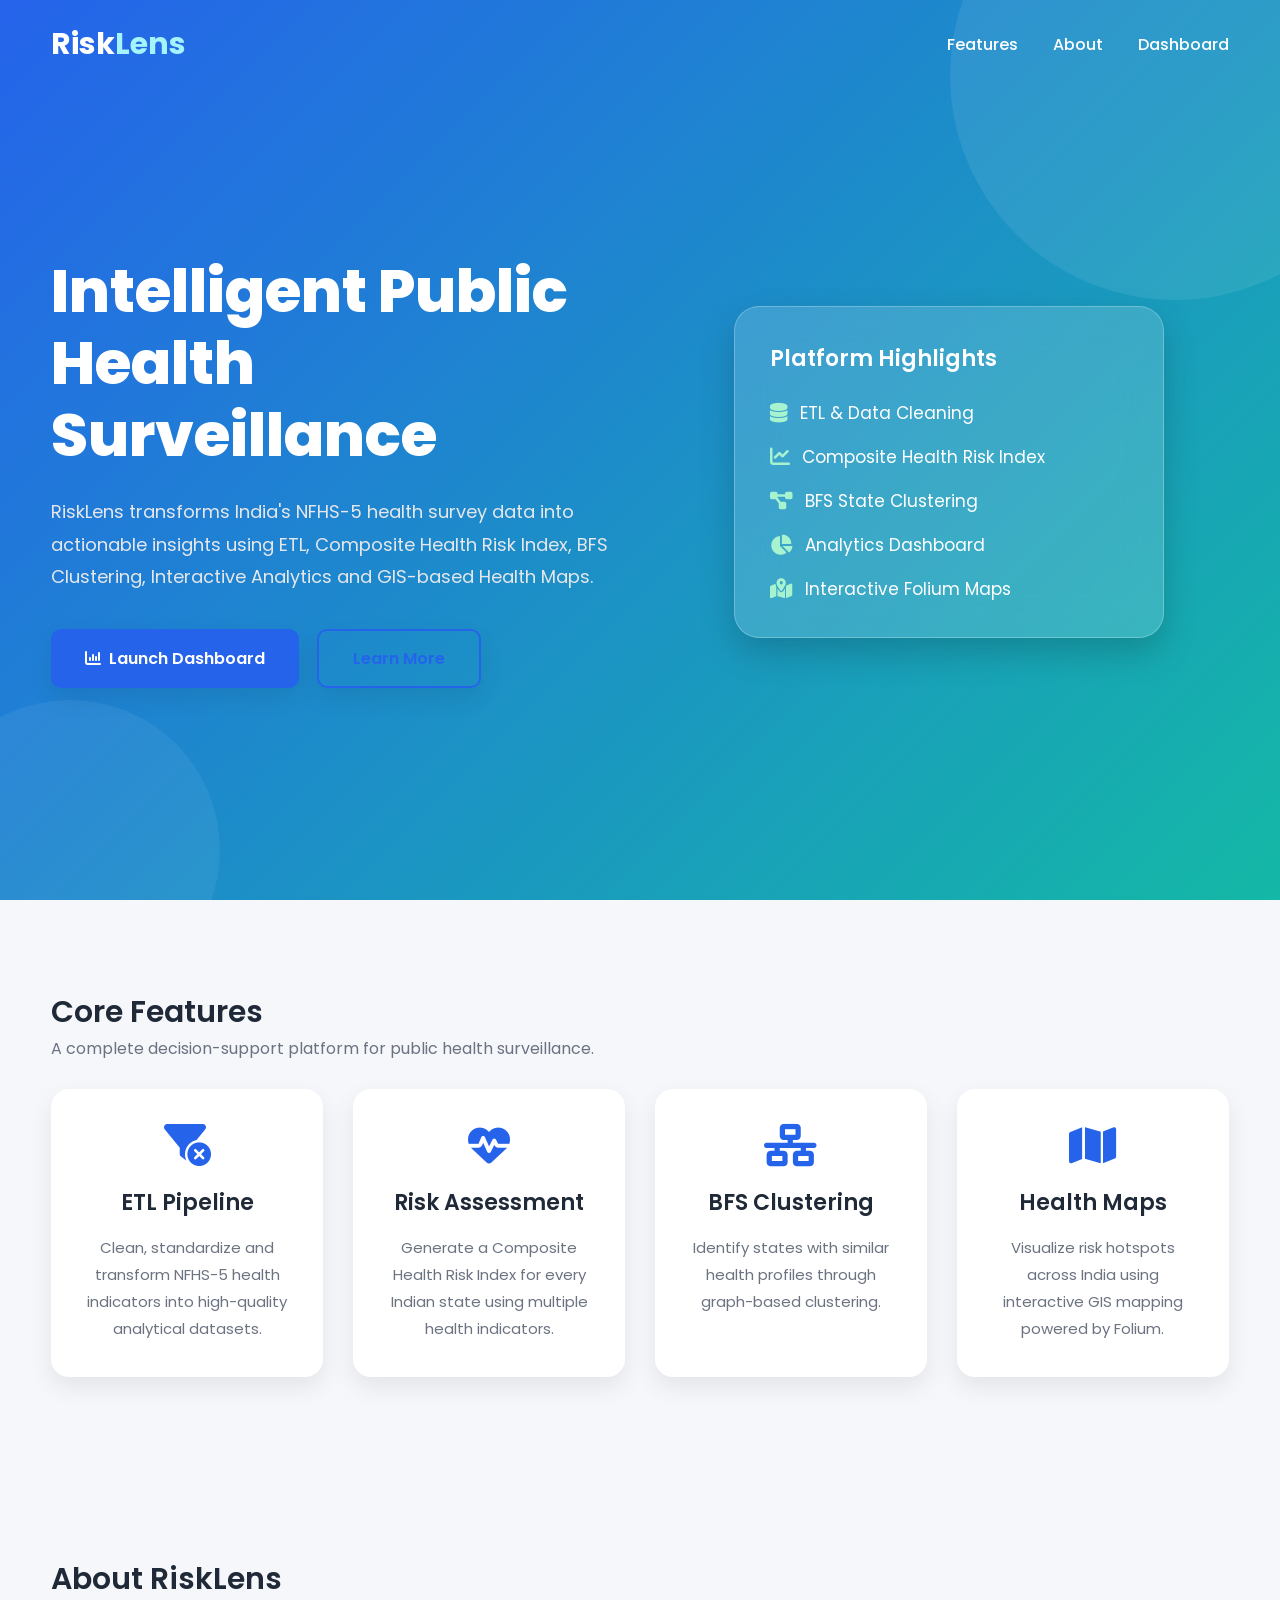
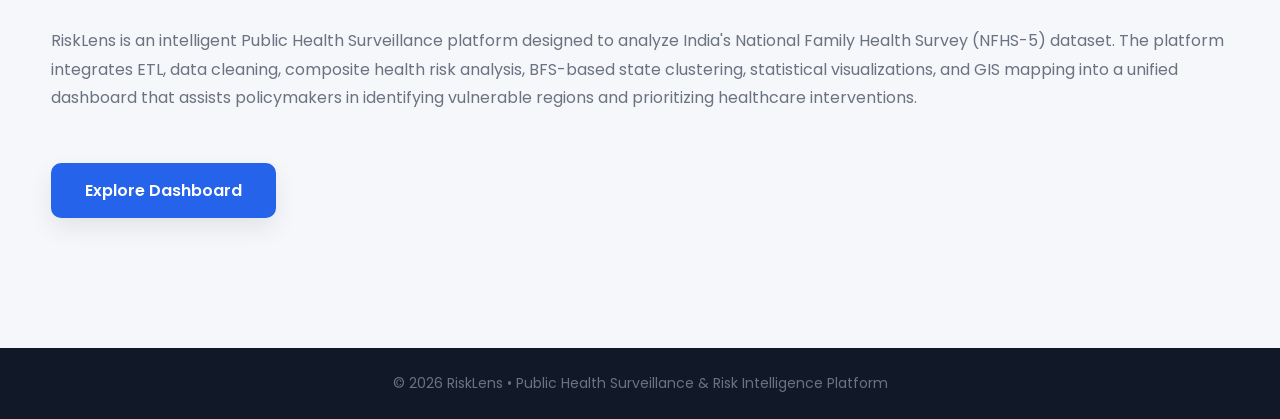
<file: frontend/index.html>
<!DOCTYPE html>
<html lang="en">

<head>

    <meta charset="UTF-8">
    <meta name="viewport" content="width=device-width, initial-scale=1.0">

    <title>RiskLens | Public Health Surveillance</title>

    <!-- CSS -->
    <link rel="stylesheet" href="css/style.css">

    <!-- Google Font -->
    <link href="https://fonts.googleapis.com/css2?family=Poppins:wght@300;400;500;600;700;800&display=swap" rel="stylesheet">

    <!-- Font Awesome -->
    <link rel="stylesheet"
        href="https://cdnjs.cloudflare.com/ajax/libs/font-awesome/6.5.2/css/all.min.css">

</head>

<body>

<div class="landing-page">

    <!-- ================= Navbar ================= -->

    <div class="container">

        <nav class="navbar">

            <div class="logo">

                Risk<span>Lens</span>

            </div>

            <div class="nav-links">

                <a href="#features">Features</a>

                <a href="#about">About</a>

                <a href="dashboard.html">Dashboard</a>

            </div>

        </nav>

    </div>

    <!-- ================= Hero ================= -->

    <div class="container">

        <section class="hero">

            <div class="hero-left">

                <h1>

                    Intelligent Public Health Surveillance

                </h1>

                <p>

                    RiskLens transforms India's NFHS-5 health survey data
                    into actionable insights using ETL, Composite Health
                    Risk Index, BFS Clustering, Interactive Analytics
                    and GIS-based Health Maps.

                </p>

                <div class="hero-buttons">

                    <a href="dashboard.html" class="btn">

                        <i class="fa-solid fa-chart-column"></i>

                        &nbsp; Launch Dashboard

                    </a>

                    <a href="#features" class="btn btn-outline">

                        Learn More

                    </a>

                </div>

            </div>

            <div class="hero-right">

                <div class="glass-card">

                    <h3>Platform Highlights</h3>

                    <ul>

                        <li>

                            <i class="fa-solid fa-database"></i>

                            ETL & Data Cleaning

                        </li>

                        <li>

                            <i class="fa-solid fa-chart-line"></i>

                            Composite Health Risk Index

                        </li>

                        <li>

                            <i class="fa-solid fa-diagram-project"></i>

                            BFS State Clustering

                        </li>

                        <li>

                            <i class="fa-solid fa-chart-pie"></i>

                            Analytics Dashboard

                        </li>

                        <li>

                            <i class="fa-solid fa-map-location-dot"></i>

                            Interactive Folium Maps

                        </li>

                    </ul>

                </div>

            </div>

        </section>

    </div>

</div>

<!-- ================= Features ================= -->

<section class="features" id="features">

    <div class="container">

        <div class="section-title">

            <h2>Core Features</h2>

            <p>

                A complete decision-support platform for public health surveillance.

            </p>

        </div>

        <div class="features-grid">

            <div class="feature-card">

                <i class="fa-solid fa-filter-circle-xmark"></i>

                <h3>ETL Pipeline</h3>

                <p>

                    Clean, standardize and transform NFHS-5 health indicators
                    into high-quality analytical datasets.

                </p>

            </div>

            <div class="feature-card">

                <i class="fa-solid fa-heart-pulse"></i>

                <h3>Risk Assessment</h3>

                <p>

                    Generate a Composite Health Risk Index for every Indian
                    state using multiple health indicators.

                </p>

            </div>

            <div class="feature-card">

                <i class="fa-solid fa-network-wired"></i>

                <h3>BFS Clustering</h3>

                <p>

                    Identify states with similar health profiles through
                    graph-based clustering.

                </p>

            </div>

            <div class="feature-card">

                <i class="fa-solid fa-map"></i>

                <h3>Health Maps</h3>

                <p>

                    Visualize risk hotspots across India using interactive
                    GIS mapping powered by Folium.

                </p>

            </div>

        </div>

    </div>

</section>

<!-- ================= About ================= -->

<section class="features" id="about">

    <div class="container">

        <div class="section-title">

            <h2>About RiskLens</h2>

        </div>

        <p>

            RiskLens is an intelligent Public Health Surveillance platform
            designed to analyze India's National Family Health Survey (NFHS-5)
            dataset. The platform integrates ETL, data cleaning, composite
            health risk analysis, BFS-based state clustering, statistical
            visualizations, and GIS mapping into a unified dashboard that
            assists policymakers in identifying vulnerable regions and
            prioritizing healthcare interventions.

        </p>

        <br><br>

        <a href="dashboard.html" class="btn">

            Explore Dashboard

        </a>

    </div>

</section>

<!-- ================= Footer ================= -->

<footer class="footer">

    © 2026 RiskLens • Public Health Surveillance & Risk Intelligence Platform

</footer>

<script src="js/common.js"></script>

</body>

</html>
</file>
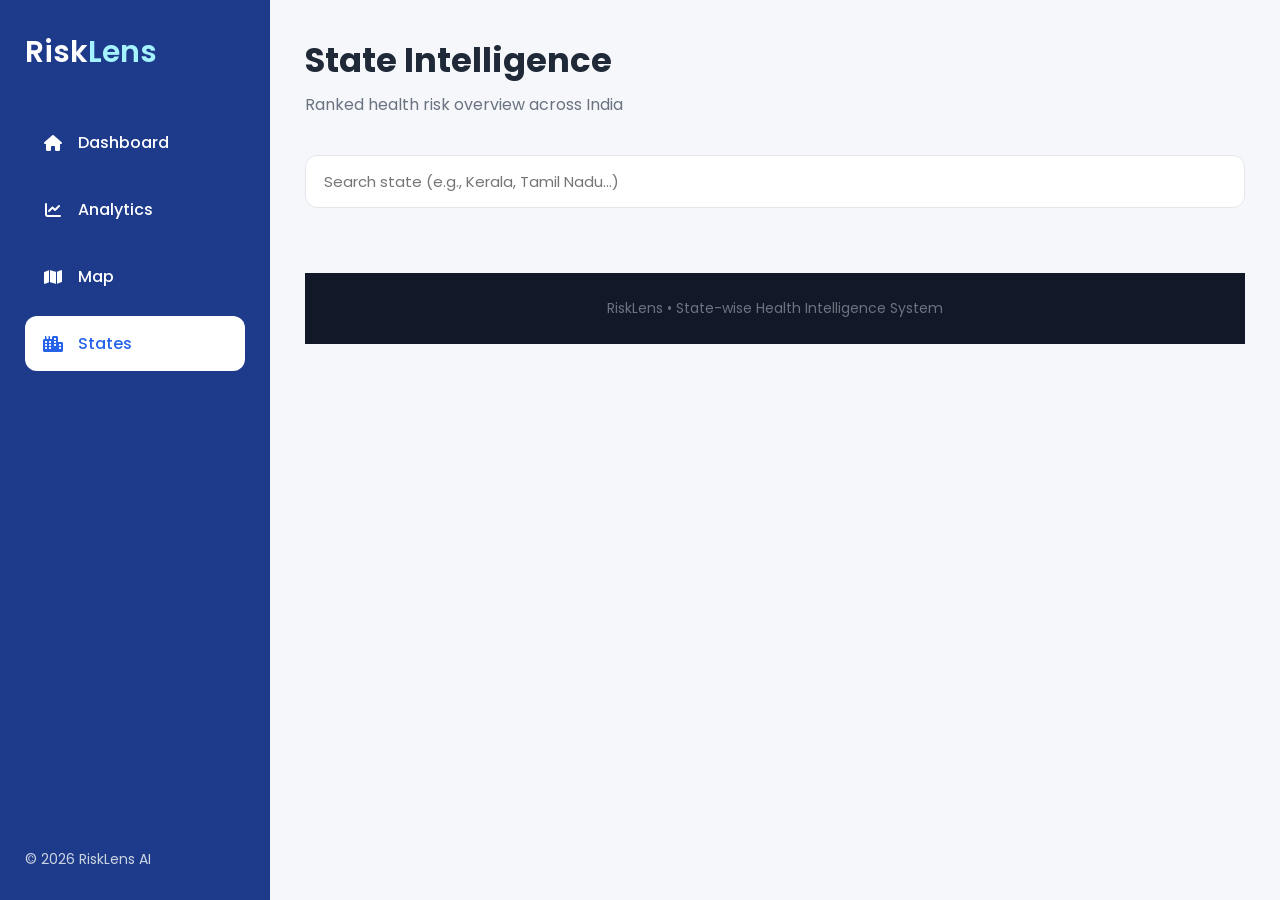
<file: frontend/states.html>
<!DOCTYPE html>
<html lang="en">

<head>

<meta charset="UTF-8">
<meta name="viewport" content="width=device-width, initial-scale=1.0">

<title>RiskLens | States</title>

<link rel="stylesheet" href="css/style.css">

<link href="https://fonts.googleapis.com/css2?family=Poppins:wght@300;400;500;600;700&display=swap" rel="stylesheet">

<link rel="stylesheet"
href="https://cdnjs.cloudflare.com/ajax/libs/font-awesome/6.5.2/css/all.min.css">

</head>

<body>

<div class="dashboard">

    <!-- SIDEBAR -->
    <aside class="sidebar">

        <div class="sidebar-top">

            <h2>Risk<span>Lens</span></h2>

            <div class="menu">

                <a href="dashboard.html">
                    <i class="fa-solid fa-house"></i> Dashboard
                </a>

                <a href="analytics.html">
                    <i class="fa-solid fa-chart-line"></i> Analytics
                </a>

                <a href="map.html">
                    <i class="fa-solid fa-map"></i> Map
                </a>

                <a class="active" href="states.html">
                    <i class="fa-solid fa-city"></i> States
                </a>

            </div>

        </div>

        <div class="sidebar-bottom">
            © 2026 RiskLens AI
        </div>

    </aside>

    <!-- MAIN -->
    <main class="main">

        <!-- TOPBAR -->
        <div class="topbar">

            <div>
                <h1>State Intelligence</h1>
                <p>Ranked health risk overview across India</p>
            </div>

        </div>

        <!-- SEARCH -->
        <div class="search-bar">

            <input type="text" id="searchInput" placeholder="Search state (e.g., Kerala, Tamil Nadu...)">

        </div>

        <!-- STATE GRID -->
        <div class="state-grid" id="stateGrid">

            <!-- JS WILL LOAD STATES HERE -->

        </div>

        <!-- FOOTER -->
        <div class="footer">
            RiskLens • State-wise Health Intelligence System
        </div>

    </main>

</div>

<script src="js/states.js"></script>

</body>

</html>
</file>
<file: frontend/css/style.css>
/* ===========================================
   RiskLens - Global Styles
   =========================================== */

@import url('https://fonts.googleapis.com/css2?family=Poppins:wght@300;400;500;600;700;800&display=swap');

:root{

    /* Primary Colors */

    --primary:#2563EB;
    --primary-light:#3B82F6;

    --secondary:#14B8A6;

    --success:#10B981;

    --warning:#F59E0B;

    --danger:#EF4444;

    /* Background */

    --bg:#F5F7FB;

    --card:#FFFFFF;

    --sidebar:#1E3A8A;

    /* Text */

    --text:#1F2937;

    --text-light:#6B7280;

    /* Border */

    --border:#E5E7EB;

    /* Shadow */

    --shadow:0 10px 25px rgba(0,0,0,.08);

    --radius:18px;

}

/* ===========================================
   Reset
   =========================================== */

*{

    margin:0;

    padding:0;

    box-sizing:border-box;

    font-family:'Poppins',sans-serif;

}

html{

    scroll-behavior:smooth;

}

body{

    background:var(--bg);

    color:var(--text);

    overflow-x:hidden;

}

/* ===========================================
   Common
   =========================================== */

a{

    text-decoration:none;

    color:inherit;

}

ul{

    list-style:none;

}

img{

    width:100%;

}

button{

    border:none;

    cursor:pointer;

    font-family:inherit;

}

input{

    font-family:inherit;

}

h1{

    font-size:42px;

    font-weight:700;

}

h2{

    font-size:30px;

    font-weight:600;

}

h3{

    font-size:22px;

    font-weight:600;

}

p{

    color:var(--text-light);

    line-height:1.8;

}

/* ===========================================
   Buttons
   =========================================== */

.btn{

    display:inline-flex;

    align-items:center;

    justify-content:center;

    padding:15px 34px;

    background:var(--primary);

    color:#fff;

    border-radius:10px;

    transition:.3s;

    font-weight:600;

    box-shadow:var(--shadow);

}

.btn:hover{

    transform:translateY(-4px);

    background:var(--primary-light);

}

.btn-outline{

    background:transparent;

    color:var(--primary);

    border:2px solid var(--primary);

}

.btn-outline:hover{

    background:var(--primary);

    color:white;

}

/* ===========================================
   Container
   =========================================== */

.container{

    width:92%;

    max-width:1400px;

    margin:auto;

}

/* ===========================================
   Cards
   =========================================== */

.card{

    background:var(--card);

    border-radius:var(--radius);

    box-shadow:var(--shadow);

    transition:.35s;

}

.card:hover{

    transform:translateY(-8px);

}

.section-title{

    margin-bottom:25px;

}

/* ===========================================
   Badges
   =========================================== */

.badge{

    padding:6px 14px;

    border-radius:25px;

    font-size:13px;

    font-weight:600;

}

.badge-success{

    background:#DCFCE7;

    color:#166534;

}

.badge-warning{

    background:#FEF3C7;

    color:#92400E;

}

.badge-danger{

    background:#FEE2E2;

    color:#991B1B;

}

.badge-primary{

    background:#DBEAFE;

    color:#1E40AF;

}

/* ===========================================
   Scrollbar
   =========================================== */

::-webkit-scrollbar{

    width:10px;

}

::-webkit-scrollbar-track{

    background:#EEF2FF;

}

::-webkit-scrollbar-thumb{

    background:var(--primary);

    border-radius:10px;

}

::-webkit-scrollbar-thumb:hover{

    background:#1D4ED8;

}
/* ===========================================
   Landing Page
=========================================== */

.landing-page{

    min-height:100vh;

    background:linear-gradient(135deg,#2563EB 0%,#14B8A6 100%);

    position:relative;

    overflow:hidden;

}

/* Background circles */

.landing-page::before{

    content:"";

    position:absolute;

    width:450px;

    height:450px;

    background:rgba(255,255,255,.08);

    border-radius:50%;

    top:-150px;

    right:-120px;

}

.landing-page::after{

    content:"";

    position:absolute;

    width:300px;

    height:300px;

    background:rgba(255,255,255,.06);

    border-radius:50%;

    bottom:-100px;

    left:-80px;

}

/* ===========================================
   Navbar
=========================================== */

.navbar{

    width:100%;

    padding:22px 0;

    display:flex;

    justify-content:space-between;

    align-items:center;

    color:white;

    position:relative;

    z-index:10;

}

.logo{

    font-size:30px;

    font-weight:700;

}

.logo span{

    color:#A5F3FC;

}

.nav-links{

    display:flex;

    gap:35px;

}

.nav-links a{

    color:white;

    font-weight:500;

    transition:.3s;

}

.nav-links a:hover{

    color:#E0F2FE;

}

/* ===========================================
   Hero Section
=========================================== */

.hero{

    min-height:85vh;

    display:flex;

    justify-content:space-between;

    align-items:center;

    gap:60px;

    position:relative;

    z-index:10;

}

.hero-left{

    flex:1;

    color:white;

}

.hero-left h1{

    font-size:60px;

    font-weight:800;

    line-height:1.2;

    margin-bottom:25px;

}

.hero-left p{

    color:#E5E7EB;

    font-size:18px;

    margin-bottom:35px;

    max-width:600px;

}

.hero-buttons{

    display:flex;

    gap:18px;

    margin-top:20px;

}

/* ===========================================
   Glass Card
=========================================== */

.hero-right{

    flex:1;

    display:flex;

    justify-content:center;

}

.glass-card{

    width:430px;

    padding:35px;

    border-radius:25px;

    background:rgba(255,255,255,.15);

    backdrop-filter:blur(18px);

    border:1px solid rgba(255,255,255,.25);

    box-shadow:0 15px 35px rgba(0,0,0,.18);

}

.glass-card h3{

    color:white;

    margin-bottom:25px;

}

.glass-card ul{

    display:flex;

    flex-direction:column;

    gap:18px;

}

.glass-card li{

    color:white;

    display:flex;

    align-items:center;

    gap:12px;

    font-size:17px;

}

.glass-card i{

    color:#A7F3D0;

    font-size:20px;

}

/* ===========================================
   Features
=========================================== */

.features{

    padding:90px 0;

    background:var(--bg);

}

.features-grid{

    display:grid;

    grid-template-columns:repeat(auto-fit,minmax(260px,1fr));

    gap:30px;

}

.feature-card{

    background:white;

    border-radius:18px;

    padding:35px;

    text-align:center;

    box-shadow:var(--shadow);

    transition:.3s;

}

.feature-card:hover{

    transform:translateY(-10px);

}

.feature-card i{

    font-size:42px;

    color:var(--primary);

    margin-bottom:20px;

}

.feature-card h3{

    margin-bottom:15px;

}

.feature-card p{

    font-size:15px;

}

/* ===========================================
   Footer
=========================================== */

.footer{

    background:#111827;

    color:#D1D5DB;

    text-align:center;

    padding:25px;

}

/* ===========================================
   Animations
=========================================== */

@keyframes fadeUp{

    from{

        opacity:0;

        transform:translateY(40px);

    }

    to{

        opacity:1;

        transform:translateY(0);

    }

}

.hero-left{

    animation:fadeUp .9s ease;

}

.hero-right{

    animation:fadeUp 1.2s ease;

}

/* ===========================================
   Responsive
=========================================== */

@media(max-width:992px){

.hero{

flex-direction:column;

text-align:center;

padding:60px 0;

}

.hero-left h1{

font-size:46px;

}

.hero-buttons{

justify-content:center;

}

.glass-card{

width:100%;

max-width:500px;

}

.nav-links{

display:none;

}

}

@media(max-width:576px){

.hero-left h1{

font-size:36px;

}

.hero-left p{

font-size:16px;

}

.logo{

font-size:24px;

}

.btn{

padding:13px 26px;

font-size:15px;

}

}
/* ===========================================
   Dashboard Layout
=========================================== */

.dashboard{

    display:flex;

    min-height:100vh;

    background:var(--bg);

}

/* ===========================================
   Sidebar
=========================================== */

.sidebar{

    width:270px;

    background:var(--sidebar);

    color:white;

    padding:30px 25px;

    display:flex;

    flex-direction:column;

    justify-content:space-between;

    position:fixed;

    left:0;

    top:0;

    bottom:0;

}

.sidebar-top h2{

    font-size:30px;

    margin-bottom:40px;

    color:white;

}

.sidebar-top h2 span{

    color:#A5F3FC;

}

.menu{

    display:flex;

    flex-direction:column;

    gap:12px;

}

.menu a{

    display:flex;

    align-items:center;

    gap:15px;

    padding:15px 18px;

    border-radius:12px;

    transition:.3s;

    color:white;

    font-weight:500;

}

.menu a:hover{

    background:rgba(255,255,255,.15);

}

.menu .active{

    background:white;

    color:var(--primary);

}

.menu i{

    width:20px;

    text-align:center;

}

.sidebar-bottom{

    font-size:14px;

    color:#CBD5E1;

}

/* ===========================================
   Main Content
=========================================== */

.main{

    flex:1;

    margin-left:270px;

    padding:35px;

}

/* ===========================================
   Topbar
=========================================== */

.topbar{

    display:flex;

    justify-content:space-between;

    align-items:center;

    margin-bottom:35px;

}

.topbar h1{

    font-size:34px;

}

.topbar p{

    margin-top:5px;

}

.profile-area{

    display:flex;

    align-items:center;

    gap:25px;

}

.notification{

    width:50px;

    height:50px;

    border-radius:50%;

    background:white;

    display:flex;

    justify-content:center;

    align-items:center;

    box-shadow:var(--shadow);

    cursor:pointer;

}

.notification i{

    color:var(--primary);

    font-size:20px;

}

.profile{

    display:flex;

    align-items:center;

    gap:15px;

}

.avatar{

    width:50px;

    height:50px;

    border-radius:50%;

    background:var(--primary);

    display:flex;

    justify-content:center;

    align-items:center;

    color:white;

    font-weight:600;

}

/* ===========================================
   KPI Cards
=========================================== */

.kpi-grid{

    display:grid;

    grid-template-columns:repeat(4,1fr);

    gap:25px;

    margin-bottom:35px;

}

.kpi-card{

    background:white;

    border-radius:18px;

    padding:25px;

    box-shadow:var(--shadow);

    transition:.3s;

    position:relative;

    overflow:hidden;

}

.kpi-card:hover{

    transform:translateY(-8px);

}

.kpi-card::after{

    content:"";

    position:absolute;

    width:90px;

    height:90px;

    border-radius:50%;

    background:rgba(37,99,235,.08);

    right:-20px;

    top:-20px;

}

.kpi-card h4{

    color:var(--text-light);

    font-size:15px;

    margin-bottom:15px;

}

.kpi-card h2{

    font-size:38px;

    margin-bottom:10px;

}

.kpi-card span{

    color:var(--success);

    font-size:14px;

    font-weight:600;

}

.kpi-icon{

    position:absolute;

    right:25px;

    bottom:25px;

    font-size:34px;

    color:var(--primary);

}

/* ===========================================
   Dashboard Grid
=========================================== */

.dashboard-grid{

    display:grid;

    grid-template-columns:2fr 1fr;

    gap:25px;

    margin-bottom:30px;

}

/* ===========================================
   Chart Card
=========================================== */

.chart-card{

    background:white;

    border-radius:18px;

    padding:25px;

    box-shadow:var(--shadow);

}

.chart-card h3{

    margin-bottom:20px;

}

/* ===========================================
   Alert Card
=========================================== */

.alert-card{

    background:white;

    border-radius:18px;

    padding:25px;

    box-shadow:var(--shadow);

}

.alert-item{

    padding:18px;

    border-radius:12px;

    margin-bottom:18px;

}

.alert-critical{

    background:#FEE2E2;

    color:#991B1B;

}

.alert-warning{

    background:#FEF3C7;

    color:#92400E;

}

.alert-success{

    background:#DCFCE7;

    color:#166534;

}

/* ===========================================
   Table Card
=========================================== */

.table-card{

    background:white;

    border-radius:18px;

    padding:25px;

    box-shadow:var(--shadow);

}

.table-card h3{

    margin-bottom:20px;

}

.table{

    width:100%;

    border-collapse:collapse;

}

.table th{

    background:#EFF6FF;

    color:#374151;

    padding:16px;

    text-align:left;

}

.table td{

    padding:16px;

    border-bottom:1px solid var(--border);

}

.table tr:hover{

    background:#F9FAFB;

}

/* ===========================================
   Progress Bar
=========================================== */

.progress{

    width:100%;

    height:8px;

    background:#E5E7EB;

    border-radius:20px;

    overflow:hidden;

}

.progress-bar{

    height:100%;

    background:var(--primary);

}

/* ===========================================
   Responsive
=========================================== */

@media(max-width:1200px){

.kpi-grid{

grid-template-columns:repeat(2,1fr);

}

.dashboard-grid{

grid-template-columns:1fr;

}

}

@media(max-width:900px){

.sidebar{

width:90px;

padding:25px 15px;

}

.sidebar h2{

display:none;

}

.menu a span{

display:none;

}

.main{

margin-left:90px;

}

}

@media(max-width:650px){

.main{

padding:20px;

margin-left:0;

}

.sidebar{

display:none;

}

.kpi-grid{

grid-template-columns:1fr;

}

.topbar{

flex-direction:column;

align-items:flex-start;

gap:20px;

}

}
/* ===========================================
   Analytics Page
=========================================== */

.analytics-grid{

    display:grid;

    grid-template-columns:repeat(auto-fit,minmax(380px,1fr));

    gap:25px;

    margin-bottom:35px;

}

.analytics-card{

    background:white;

    border-radius:18px;

    padding:25px;

    box-shadow:var(--shadow);

}

.analytics-card h3{

    margin-bottom:20px;

}

.chart-container{

    position:relative;

    width:100%;

    height:320px;

}

/* ===========================================
   States Page
=========================================== */

.search-bar{

    display:flex;

    justify-content:space-between;

    align-items:center;

    margin-bottom:25px;

    gap:20px;

}

.search-bar input{

    flex:1;

    padding:14px 18px;

    border:1px solid var(--border);

    border-radius:12px;

    outline:none;

    font-size:15px;

}

.search-bar input:focus{

    border-color:var(--primary);

}

.state-grid{

    display:grid;

    grid-template-columns:repeat(auto-fit,minmax(280px,1fr));

    gap:25px;

}

.state-card{

    background:white;

    border-radius:18px;

    padding:25px;

    box-shadow:var(--shadow);

    transition:.3s;

}

.state-card:hover{

    transform:translateY(-8px);

}

.state-card h3{

    margin-bottom:10px;

}

.state-card p{

    margin-bottom:15px;

}

.state-stats{

    display:flex;

    justify-content:space-between;

    margin-top:20px;

}

.state-stat{

    text-align:center;

}

.state-stat h4{

    color:var(--primary);

    margin-bottom:6px;

}

/* ===========================================
   Map Page
=========================================== */

.map-wrapper{

    background:white;

    padding:20px;

    border-radius:18px;

    box-shadow:var(--shadow);

}

.map-wrapper iframe{

    width:100%;

    height:750px;

    border:none;

    border-radius:15px;

}

/* ===========================================
   Legend
=========================================== */

.legend{

    display:flex;

    gap:20px;

    margin-bottom:20px;

    flex-wrap:wrap;

}

.legend-item{

    display:flex;

    align-items:center;

    gap:8px;

    font-size:14px;

}

.legend-color{

    width:18px;

    height:18px;

    border-radius:5px;

}

.low{

    background:#10B981;

}

.medium{

    background:#F59E0B;

}

.high{

    background:#F97316;

}

.critical{

    background:#EF4444;

}

/* ===========================================
   Loading Spinner
=========================================== */

.loader{

    width:60px;

    height:60px;

    border:6px solid #E5E7EB;

    border-top:6px solid var(--primary);

    border-radius:50%;

    animation:spin 1s linear infinite;

    margin:auto;

}

@keyframes spin{

    100%{

        transform:rotate(360deg);

    }

}

/* ===========================================
   Fade Animation
=========================================== */

.fade{

    animation:fade .7s ease;

}

@keyframes fade{

    from{

        opacity:0;

        transform:translateY(20px);

    }

    to{

        opacity:1;

        transform:translateY(0);

    }

}

/* ===========================================
   Utility Classes
=========================================== */

.mt-20{

    margin-top:20px;

}

.mt-30{

    margin-top:30px;

}

.mt-40{

    margin-top:40px;

}

.mb-20{

    margin-bottom:20px;

}

.mb-30{

    margin-bottom:30px;

}

.text-center{

    text-align:center;

}

.flex{

    display:flex;

}

.space-between{

    justify-content:space-between;

}

.align-center{

    align-items:center;

}

/* ===========================================
   Footer
=========================================== */

.footer{

    text-align:center;

    margin-top:40px;

    padding:25px;

    color:var(--text-light);

    font-size:14px;

}

/* ===========================================
   Mobile
=========================================== */

@media(max-width:768px){

.analytics-grid{

grid-template-columns:1fr;

}

.state-grid{

grid-template-columns:1fr;

}

.search-bar{

flex-direction:column;

align-items:stretch;

}

.chart-container{

height:260px;

}

.map-wrapper iframe{

height:500px;

}

}

@media(max-width:500px){

h1{

font-size:30px;

}

h2{

font-size:24px;

}

h3{

font-size:20px;

}

.btn{

width:100%;

justify-content:center;

}

}

#map{

    width:100%;

    height:700px;

    border-radius:20px;

}
</file>
